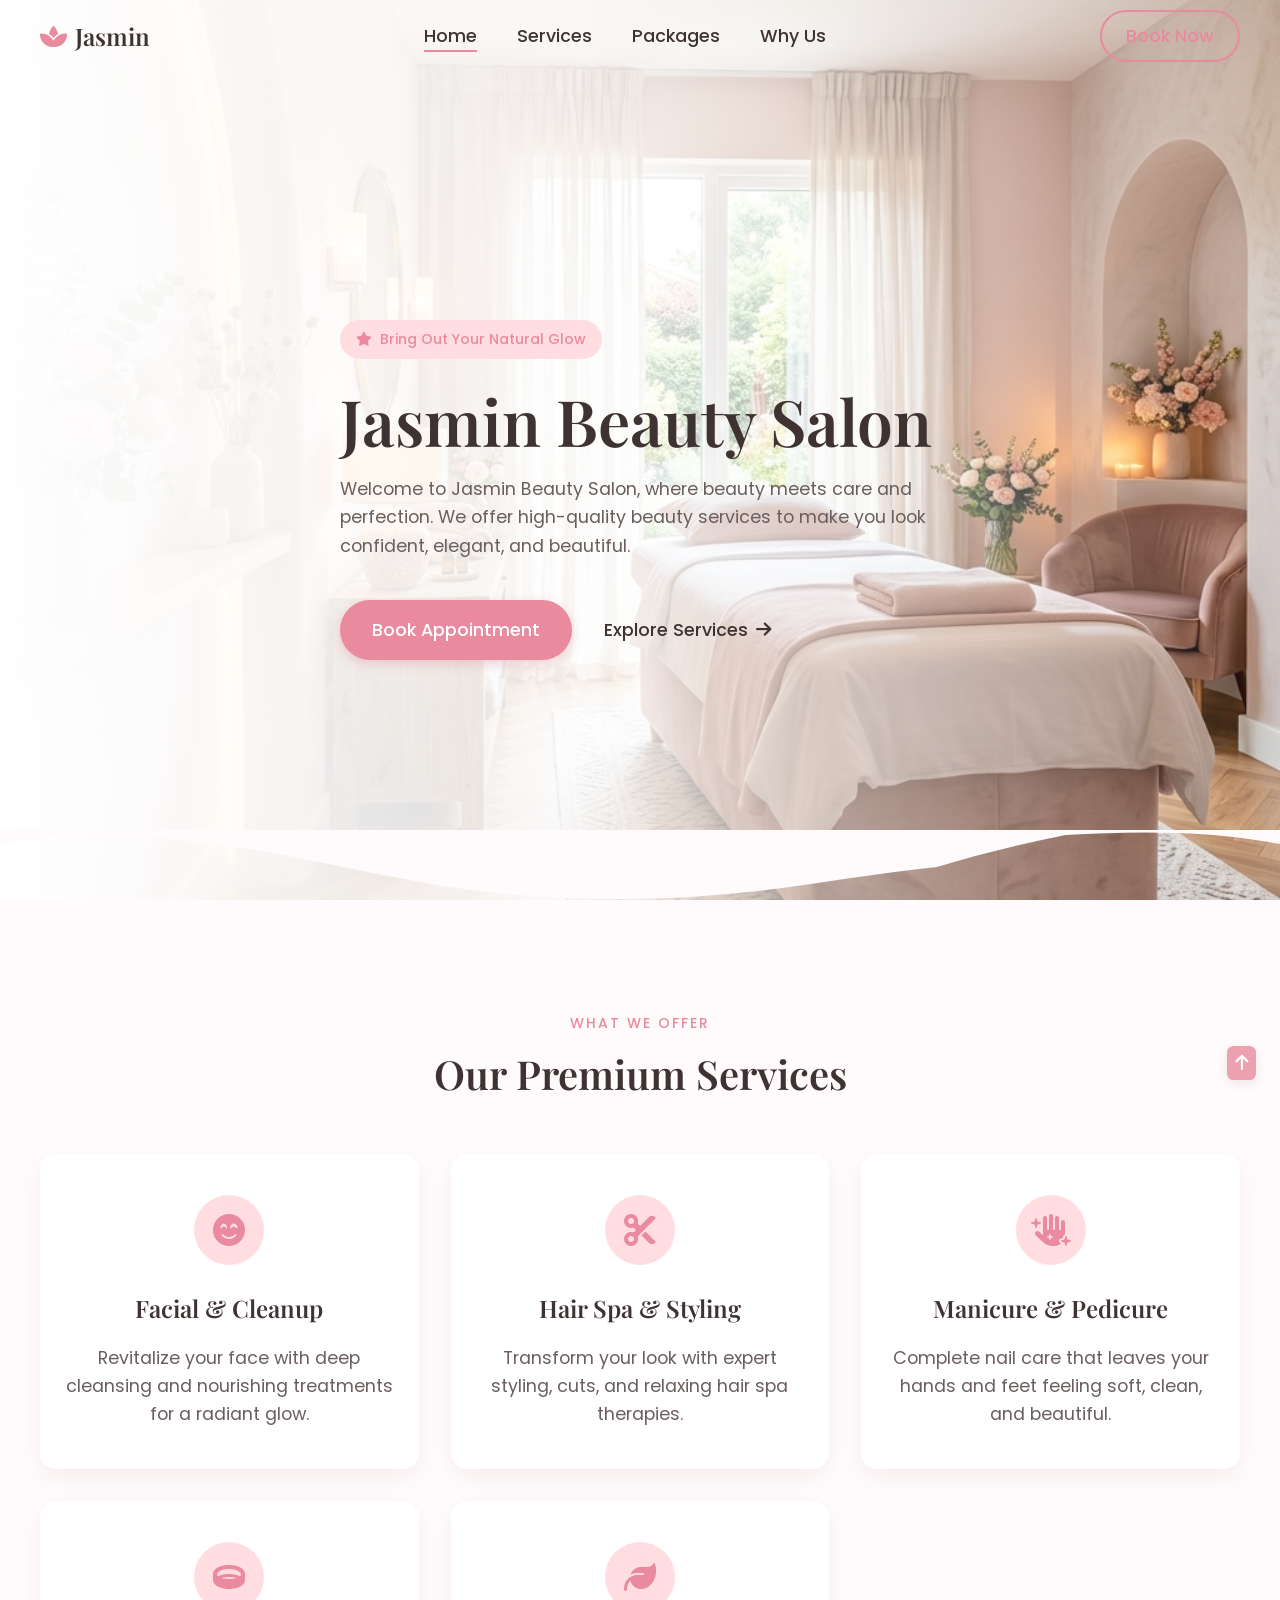
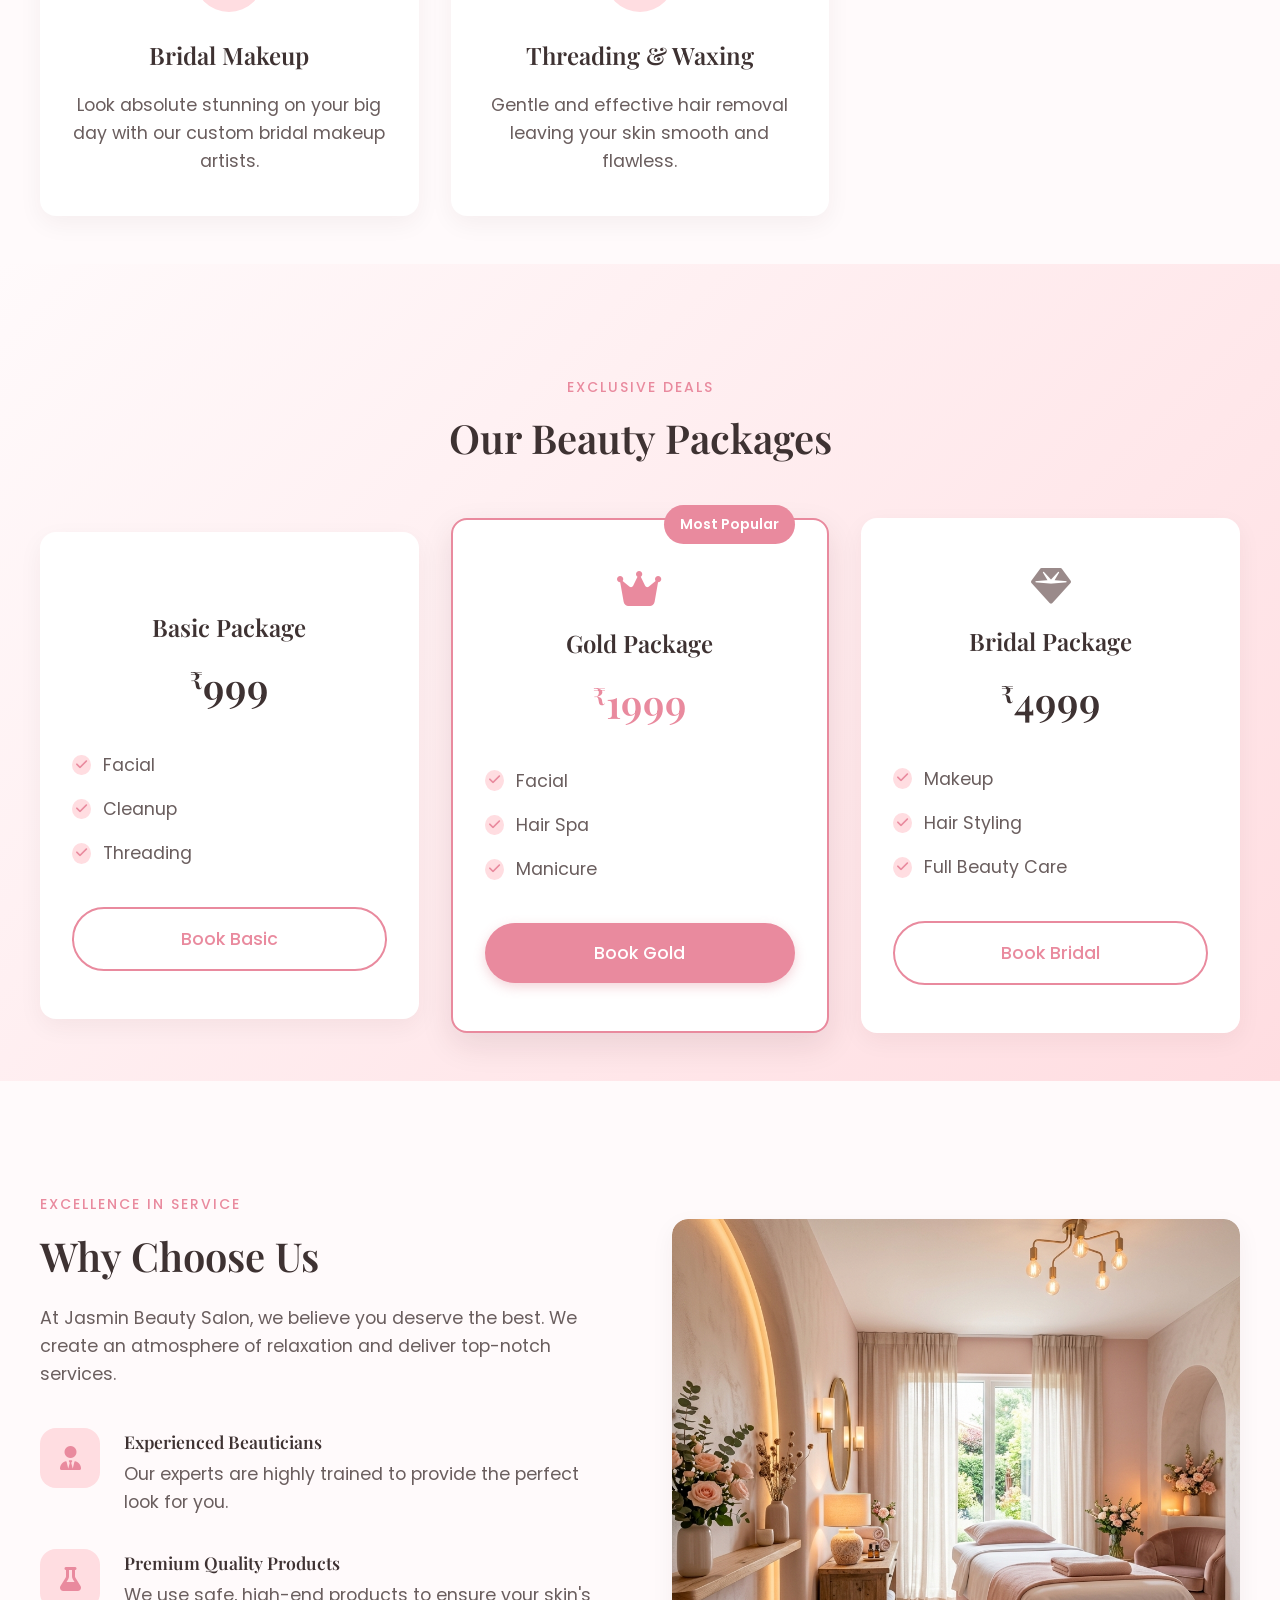
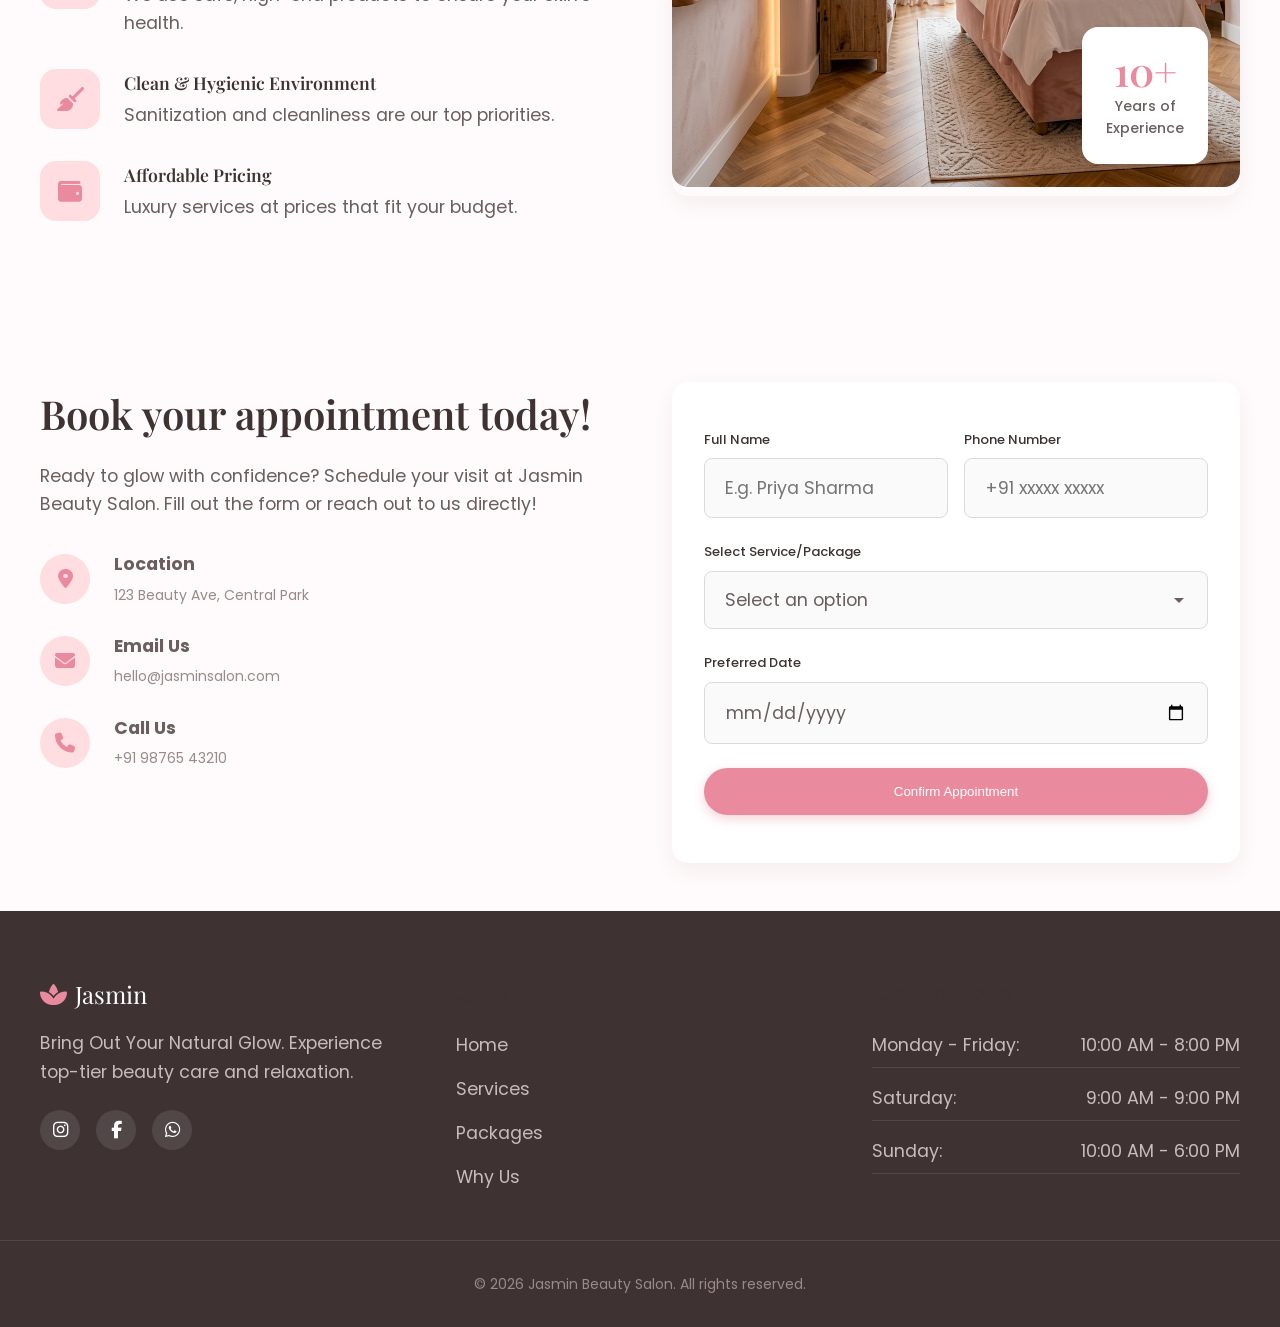
<file: Salon/index.html>
<!DOCTYPE html>
<html lang="en">
<head>
    <meta charset="UTF-8">
    <meta name="viewport" content="width=device-width, initial-scale=1.0">
    <title>Jasmin Beauty Salon | Bring Out Your Natural Glow</title>
    <meta name="description" content="Welcome to Jasmin Beauty Salon, where beauty meets care and perfection. We offer high-quality beauty services.">
    <!-- Google Fonts -->
    <link rel="preconnect" href="https://fonts.googleapis.com">
    <link rel="preconnect" href="https://fonts.gstatic.com" crossorigin>
    <link href="https://fonts.googleapis.com/css2?family=Playfair+Display:ital,wght@0,400;0,600;0,700;1,400&family=Poppins:wght@300;400;500;600&display=swap" rel="stylesheet">
    <!-- Font Awesome -->
    <link rel="stylesheet" href="https://cdnjs.cloudflare.com/ajax/libs/font-awesome/6.4.0/css/all.min.css">
    <!-- Custom CSS -->
    <link rel="stylesheet" href="style.css">
</head>
<body>
    <!-- Navbar -->
    <header class="header" id="header">
        <div class="container nav-container">
            <a href="#" class="logo">
                <i class="fa-solid fa-spa"></i> Jasmin
            </a>
            <nav class="nav-menu" id="nav-menu">
                <ul class="nav-list">
                    <li class="nav-item"><a href="#home" class="nav-link active-link">Home</a></li>
                    <li class="nav-item"><a href="#services" class="nav-link">Services</a></li>
                    <li class="nav-item"><a href="#packages" class="nav-link">Packages</a></li>
                    <li class="nav-item"><a href="#why-us" class="nav-link">Why Us</a></li>
                </ul>
                <div class="nav-close" id="nav-close">
                    <i class="fa-solid fa-xmark"></i>
                </div>
            </nav>
            <div class="nav-actions">
                <a href="#contact" class="btn btn-outline" id="header-btn">Book Now</a>
                <div class="nav-toggle" id="nav-toggle">
                    <i class="fa-solid fa-bars"></i>
                </div>
            </div>
        </div>
    </header>

    <main class="main">
        <!-- Hero Section -->
        <section class="hero" id="home">
            <div class="hero-bg"></div>
            <div class="hero-overlay"></div>
            <div class="container hero-container grid">
                <div class="hero-data fade-up">
                    <span class="hero-badge"><i class="fa-solid fa-star"></i> Bring Out Your Natural Glow</span>
                    <h1 class="hero-title">Jasmin Beauty Salon</h1>
                    <p class="hero-description">
                        Welcome to Jasmin Beauty Salon, where beauty meets care and perfection. 
                        We offer high-quality beauty services to make you look confident, elegant, and beautiful.
                    </p>
                    <div class="hero-buttons">
                        <a href="#contact" class="btn btn-primary">Book Appointment</a>
                        <a href="#services" class="btn-link">Explore Services <i class="fa-solid fa-arrow-right"></i></a>
                    </div>
                </div>
            </div>
            <!-- Decorative wave -->
            <div class="custom-shape-divider-bottom-1688029519">
                <svg data-name="Layer 1" xmlns="http://www.w3.org/2000/svg" viewBox="0 0 1200 120" preserveAspectRatio="none">
                    <path d="M321.39,56.44c58-10.79,114.16-30.13,172-41.86,82.39-16.72,168.19-17.73,250.45-.39C823.78,31,906.67,72,985.66,92.83c70.05,18.48,146.53,26.09,214.34,3V120H0V95.8C59.71,118.08,130.83,119.5,200.72,111.4A841.07,841.07,0,0,0,321.39,56.44Z" class="shape-fill"></path>
                </svg>
            </div>
        </section>

        <!-- Services Section -->
        <section class="services section" id="services">
            <div class="container">
                <div class="section-title-wrap fade-up">
                    <span class="section-subtitle">What We Offer</span>
                    <h2 class="section-title">Our Premium Services</h2>
                </div>
                
                <div class="services-container grid">
                    <div class="service-card fade-up">
                        <div class="service-icon"><i class="fa-solid fa-face-smile-beam"></i></div>
                        <h3 class="service-title">Facial & Cleanup</h3>
                        <p class="service-desc">Revitalize your face with deep cleansing and nourishing treatments for a radiant glow.</p>
                    </div>

                    <div class="service-card fade-up">
                        <div class="service-icon"><i class="fa-solid fa-scissors"></i></div>
                        <h3 class="service-title">Hair Spa & Styling</h3>
                        <p class="service-desc">Transform your look with expert styling, cuts, and relaxing hair spa therapies.</p>
                    </div>

                    <div class="service-card fade-up">
                        <div class="service-icon"><i class="fa-solid fa-hand-sparkles"></i></div>
                        <h3 class="service-title">Manicure & Pedicure</h3>
                        <p class="service-desc">Complete nail care that leaves your hands and feet feeling soft, clean, and beautiful.</p>
                    </div>

                    <div class="service-card fade-up">
                        <div class="service-icon"><i class="fa-solid fa-ring"></i></div>
                        <h3 class="service-title">Bridal Makeup</h3>
                        <p class="service-desc">Look absolute stunning on your big day with our custom bridal makeup artists.</p>
                    </div>

                    <div class="service-card fade-up">
                        <div class="service-icon"><i class="fa-solid fa-leaf"></i></div>
                        <h3 class="service-title">Threading & Waxing</h3>
                        <p class="service-desc">Gentle and effective hair removal leaving your skin smooth and flawless.</p>
                    </div>
                </div>
            </div>
        </section>

        <!-- Packages Section -->
        <section class="packages section bg-light" id="packages">
            <div class="container">
                <div class="section-title-wrap text-center fade-up">
                    <span class="section-subtitle">Exclusive Deals</span>
                    <h2 class="section-title">Our Beauty Packages</h2>
                </div>

                <div class="pricing-container grid">
                    <!-- Basic -->
                    <div class="pricing-card fade-up">
                        <div class="pricing-header">
                            <i class="fa-solid fa-sparkles pricing-icon"></i>
                            <h3 class="pricing-title">Basic Package</h3>
                            <div class="pricing-price">
                                <span class="currency">₹</span>999
                            </div>
                        </div>
                        <ul class="pricing-features">
                            <li class="feature-item"><i class="fa-solid fa-check feature-icon"></i> Facial</li>
                            <li class="feature-item"><i class="fa-solid fa-check feature-icon"></i> Cleanup</li>
                            <li class="feature-item"><i class="fa-solid fa-check feature-icon"></i> Threading</li>
                        </ul>
                        <a href="#contact" class="btn btn-outline w-full text-center">Book Basic</a>
                    </div>

                    <!-- Gold -->
                    <div class="pricing-card popular fade-up">
                        <span class="popular-badge">Most Popular</span>
                        <div class="pricing-header">
                            <i class="fa-solid fa-crown pricing-icon text-primary"></i>
                            <h3 class="pricing-title">Gold Package</h3>
                            <div class="pricing-price text-primary">
                                <span class="currency">₹</span>1999
                            </div>
                        </div>
                        <ul class="pricing-features">
                            <li class="feature-item"><i class="fa-solid fa-check feature-icon"></i> Facial</li>
                            <li class="feature-item"><i class="fa-solid fa-check feature-icon"></i> Hair Spa</li>
                            <li class="feature-item"><i class="fa-solid fa-check feature-icon"></i> Manicure</li>
                        </ul>
                        <a href="#contact" class="btn btn-primary w-full text-center">Book Gold</a>
                    </div>

                    <!-- Bridal -->
                    <div class="pricing-card fade-up">
                        <div class="pricing-header">
                            <i class="fa-solid fa-gem pricing-icon"></i>
                            <h3 class="pricing-title">Bridal Package</h3>
                            <div class="pricing-price">
                                <span class="currency">₹</span>4999
                            </div>
                        </div>
                        <ul class="pricing-features">
                            <li class="feature-item"><i class="fa-solid fa-check feature-icon"></i> Makeup</li>
                            <li class="feature-item"><i class="fa-solid fa-check feature-icon"></i> Hair Styling</li>
                            <li class="feature-item"><i class="fa-solid fa-check feature-icon"></i> Full Beauty Care</li>
                        </ul>
                        <a href="#contact" class="btn btn-outline w-full text-center">Book Bridal</a>
                    </div>
                </div>
            </div>
        </section>

        <!-- Why Choose Us Section -->
        <section class="why-us section" id="why-us">
            <div class="container why-us-container grid">
                <div class="why-us-data fade-up">
                    <span class="section-subtitle">Excellence in Service</span>
                    <h2 class="section-title">Why Choose Us</h2>
                    <p class="why-us-description">
                        At Jasmin Beauty Salon, we believe you deserve the best. We create an atmosphere of relaxation and deliver top-notch services.
                    </p>
                    
                    <div class="why-us-list">
                        <div class="why-us-item">
                            <div class="why-us-icon"><i class="fa-solid fa-user-tie"></i></div>
                            <div>
                                <h3 class="why-us-item-title">Experienced Beauticians</h3>
                                <p class="why-us-item-desc">Our experts are highly trained to provide the perfect look for you.</p>
                            </div>
                        </div>
                        <div class="why-us-item">
                            <div class="why-us-icon"><i class="fa-solid fa-flask"></i></div>
                            <div>
                                <h3 class="why-us-item-title">Premium Quality Products</h3>
                                <p class="why-us-item-desc">We use safe, high-end products to ensure your skin's health.</p>
                            </div>
                        </div>
                        <div class="why-us-item">
                            <div class="why-us-icon"><i class="fa-solid fa-broom"></i></div>
                            <div>
                                <h3 class="why-us-item-title">Clean & Hygienic Environment</h3>
                                <p class="why-us-item-desc">Sanitization and cleanliness are our top priorities.</p>
                            </div>
                        </div>
                        <div class="why-us-item">
                            <div class="why-us-icon"><i class="fa-solid fa-wallet"></i></div>
                            <div>
                                <h3 class="why-us-item-title">Affordable Pricing</h3>
                                <p class="why-us-item-desc">Luxury services at prices that fit your budget.</p>
                            </div>
                        </div>
                    </div>
                </div>

                <div class="why-us-images fade-up">
                    <div class="why-us-img-card">
                        <img src="hero_bg.png" alt="Beauty Parlor Interior" class="why-us-img">
                        <div class="why-us-experience">
                            <span class="number">10+</span>
                            <span class="text">Years of<br>Experience</span>
                        </div>
                    </div>
                </div>
            </div>
        </section>

        <!-- Contact / CTA Section -->
        <section class="contact section" id="contact">
            <div class="container">
                <div class="contact-container grid fade-up">
                    <div class="contact-data">
                        <h2 class="section-title">Book your appointment today!</h2>
                        <p class="contact-description">
                            Ready to glow with confidence? Schedule your visit at Jasmin Beauty Salon. Fill out the form or reach out to us directly!
                        </p>
                        
                        <div class="contact-info">
                            <div class="contact-info-item">
                                <i class="fa-solid fa-location-dot contact-info-icon"></i>
                                <div>
                                    <h4 class="contact-info-title">Location</h4>
                                    <span class="contact-info-text">123 Beauty Ave, Central Park</span>
                                </div>
                            </div>
                            <div class="contact-info-item">
                                <i class="fa-solid fa-envelope contact-info-icon"></i>
                                <div>
                                    <h4 class="contact-info-title">Email Us</h4>
                                    <span class="contact-info-text">hello@jasminsalon.com</span>
                                </div>
                            </div>
                            <div class="contact-info-item">
                                <i class="fa-solid fa-phone contact-info-icon"></i>
                                <div>
                                    <h4 class="contact-info-title">Call Us</h4>
                                    <span class="contact-info-text">+91 98765 43210</span>
                                </div>
                            </div>
                        </div>
                    </div>

                    <div class="contact-form-container">
                        <form action="" class="contact-form">
                            <div class="form-group grid">
                                <div class="input-box">
                                    <label for="name" class="input-label">Full Name</label>
                                    <input type="text" id="name" class="input-field" placeholder="E.g. Priya Sharma" required>
                                </div>
                                <div class="input-box">
                                    <label for="phone" class="input-label">Phone Number</label>
                                    <input type="tel" id="phone" class="input-field" placeholder="+91 xxxxx xxxxx" required>
                                </div>
                            </div>
                            <div class="input-box">
                                <label for="service" class="input-label">Select Service/Package</label>
                                <select id="service" class="input-field" required>
                                    <option value="" disabled selected>Select an option</option>
                                    <option value="basic">Basic Package (₹999)</option>
                                    <option value="gold">Gold Package (₹1999)</option>
                                    <option value="bridal">Bridal Package (₹4999)</option>
                                    <option value="facial">Facial & Cleanup</option>
                                    <option value="hair">Hair Spa & Styling</option>
                                </select>
                            </div>
                            <div class="input-box">
                                <label for="date" class="input-label">Preferred Date</label>
                                <input type="date" id="date" class="input-field" required>
                            </div>
                            <button type="button" onclick="alert('Thank you for booking! We will contact you soon.')" class="btn btn-primary w-full">Confirm Appointment</button>
                        </form>
                    </div>
                </div>
            </div>
        </section>
    </main>

    <!-- Footer -->
    <footer class="footer">
        <div class="container footer-container grid">
            <div class="footer-content">
                <a href="#" class="footer-logo">
                    <i class="fa-solid fa-spa"></i> Jasmin
                </a>
                <p class="footer-description">
                    Bring Out Your Natural Glow. Experience top-tier beauty care and relaxation.
                </p>
                <div class="footer-social">
                    <a href="#" class="footer-social-link"><i class="fa-brands fa-instagram"></i></a>
                    <a href="#" class="footer-social-link"><i class="fa-brands fa-facebook-f"></i></a>
                    <a href="#" class="footer-social-link"><i class="fa-brands fa-whatsapp"></i></a>
                </div>
            </div>

            <div class="footer-content">
                <h3 class="footer-title">Quick Links</h3>
                <ul class="footer-links">
                    <li><a href="#home" class="footer-link">Home</a></li>
                    <li><a href="#services" class="footer-link">Services</a></li>
                    <li><a href="#packages" class="footer-link">Packages</a></li>
                    <li><a href="#why-us" class="footer-link">Why Us</a></li>
                </ul>
            </div>

            <div class="footer-content">
                <h3 class="footer-title">Opening Hours</h3>
                <ul class="footer-hours">
                    <li>Monday - Friday: <span>10:00 AM - 8:00 PM</span></li>
                    <li>Saturday: <span>9:00 AM - 9:00 PM</span></li>
                    <li>Sunday: <span>10:00 AM - 6:00 PM</span></li>
                </ul>
            </div>
        </div>
        <div class="footer-bottom">
            <p class="footer-copy">&#169; 2026 Jasmin Beauty Salon. All rights reserved.</p>
        </div>
    </footer>

    <!-- Scroll Up -->
    <a href="#home" class="scrollup" id="scroll-up">
        <i class="fa-solid fa-arrow-up"></i>
    </a>

    <!-- Custom JS -->
    <script src="script.js"></script>
</body>
</html>
</file>
<file: Salon/style.css>
/* =============== GOOGLE FONTS =============== */
@import url('https://fonts.googleapis.com/css2?family=Playfair+Display:ital,wght@0,400;0,600;0,700;1,400&family=Poppins:wght@300;400;500;600&display=swap');

/* =============== VARIABLES CSS =============== */
:root {
  /* Colors */
  --primary-color: #f7a8b8; /* Soft pink */
  --primary-color-alt: #e98a9e;
  --secondary-color: #ffdde1;
  --title-color: #3e3232;
  --text-color: #6a5e5e;
  --text-color-light: #9a8a8a;
  --body-color: #fffafb;
  --container-color: #ffffff;
  
  /* Font and typography */
  --body-font: 'Poppins', sans-serif;
  --title-font: 'Playfair Display', serif;
  
  --h1-font-size: 2.5rem;
  --h2-font-size: 2rem;
  --h3-font-size: 1.25rem;
  --normal-font-size: 1rem;
  --small-font-size: .875rem;
  --smaller-font-size: .813rem;

  /* Font weight */
  --font-light: 300;
  --font-regular: 400;
  --font-medium: 500;
  --font-bold: 600;

  /* Z index */
  --z-tooltip: 10;
  --z-fixed: 100;

  /* Borders / Shadows */
  --border-radius: 1rem;
  --box-shadow: 0 8px 24px hsla(350, 40%, 15%, 0.05);
}

@media screen and (min-width: 968px) {
  :root {
    --h1-font-size: 4rem;
    --h2-font-size: 2.5rem;
    --h3-font-size: 1.5rem;
    --normal-font-size: 1.1rem;
  }
}

/* =============== BASE =============== */
* {
  margin: 0;
  padding: 0;
  box-sizing: border-box;
}

html {
  scroll-behavior: smooth;
}

body {
  font-family: var(--body-font);
  font-size: var(--normal-font-size);
  background-color: var(--body-color);
  color: var(--text-color);
  line-height: 1.6;
}

h1, h2, h3 {
  font-family: var(--title-font);
  color: var(--title-color);
  font-weight: var(--font-bold);
}

ul {
  list-style: none;
}

a {
  text-decoration: none;
}

img {
  max-width: 100%;
  height: auto;
  border-radius: var(--border-radius);
}

/* =============== REUSABLE CSS CLASSES =============== */
.container {
  max-width: 1200px;
  margin-left: 1.5rem;
  margin-right: 1.5rem;
}

.grid {
  display: grid;
  gap: 2rem;
}

.section {
  padding: 5rem 0 2rem;
}

.section-title-wrap {
  text-align: center;
  margin-bottom: 3rem;
}

.section-subtitle {
  display: block;
  font-size: var(--small-font-size);
  font-weight: var(--font-medium);
  color: var(--primary-color-alt);
  text-transform: uppercase;
  letter-spacing: 2px;
  margin-bottom: .5rem;
}

.section-title {
  font-size: var(--h2-font-size);
  color: var(--title-color);
  margin-bottom: 1rem;
}

.bg-light {
  background-color: var(--secondary-color);
  background-image: linear-gradient(135deg, #fffafb 0%, #ffdde1 100%);
}

.btn {
  display: inline-block;
  padding: 1rem 2rem;
  border-radius: 3rem;
  font-weight: var(--font-medium);
  transition: .3s;
  cursor: pointer;
  border: none;
}

.btn-primary {
  background-color: var(--primary-color-alt);
  color: #fff;
  box-shadow: 0 4px 12px hsla(350, 60%, 65%, 0.3);
}

.btn-primary:hover {
  background-color: var(--primary-color);
  transform: translateY(-3px);
  box-shadow: 0 6px 16px hsla(350, 60%, 65%, 0.4);
}

.btn-outline {
  background-color: transparent;
  color: var(--primary-color-alt);
  border: 2px solid var(--primary-color-alt);
}

.btn-outline:hover {
  background-color: var(--primary-color-alt);
  color: #fff;
}

.btn-link {
  display: inline-flex;
  align-items: center;
  gap: .5rem;
  color: var(--title-color);
  font-weight: var(--font-medium);
  transition: .3s;
}

.btn-link:hover {
  color: var(--primary-color-alt);
  transform: translateX(5px);
}

.w-full {
  width: 100%;
}

.text-center {
  text-align: center;
}

.text-primary {
  color: var(--primary-color-alt) !important;
}

/* =============== HEADER & NAV =============== */
.header {
  position: fixed;
  top: 0;
  left: 0;
  width: 100%;
  background-color: transparent;
  z-index: var(--z-fixed);
  transition: .4s;
}

.header.scroll-header {
  background-color: rgba(255, 255, 255, 0.95);
  box-shadow: 0 2px 16px hsla(350, 40%, 15%, 0.1);
  backdrop-filter: blur(10px);
}

.nav-container {
  display: flex;
  justify-content: space-between;
  align-items: center;
  height: 4.5rem;
}

.logo {
  color: var(--title-color);
  font-family: var(--title-font);
  font-weight: var(--font-bold);
  font-size: 1.5rem;
  display: flex;
  align-items: center;
  gap: .5rem;
  transition: .3s;
}

.logo i {
  color: var(--primary-color-alt);
}

.nav-list {
  display: flex;
  flex-direction: column;
  gap: 2rem;
}

.nav-link {
  color: var(--title-color);
  font-weight: var(--font-medium);
  transition: .3s;
  position: relative;
}

.nav-link::after {
  content: '';
  position: absolute;
  width: 0;
  height: 2px;
  background-color: var(--primary-color-alt);
  left: 0;
  bottom: -4px;
  transition: .3s;
}

.nav-link:hover::after, .active-link::after {
  width: 100%;
}

.nav-link:hover {
  color: var(--primary-color-alt);
}

.nav-close, .nav-toggle {
  display: none;
  font-size: 1.5rem;
  color: var(--title-color);
  cursor: pointer;
}

.nav-actions {
  display: flex;
  align-items: center;
  gap: 1rem;
}

#header-btn {
  padding: .6rem 1.5rem;
}

/* Base Responsive for Nav */
@media screen and (max-width: 767px) {
  .nav-menu {
    position: fixed;
    top: -100%;
    left: 0;
    width: 100%;
    background-color: var(--container-color);
    padding: 4rem 0 3rem;
    box-shadow: 0 4px 16px hsla(350, 40%, 15%, 0.1);
    transition: .4s;
    text-align: center;
  }
  
  .show-menu {
    top: 0;
  }

  .nav-close {
    display: block;
    position: absolute;
    top: 1.5rem;
    right: 1.5rem;
  }

  .nav-toggle {
    display: block;
  }
}

@media screen and (min-width: 768px) {
  .nav-list {
    flex-direction: row;
    column-gap: 2.5rem;
  }
  #header-btn {
    display: inline-block;
  }
}

/* =============== HERO =============== */
.hero {
  position: relative;
  height: 100vh;
  min-height: 600px;
  display: flex;
  align-items: center;
  padding-top: 4.5rem;
  overflow: hidden;
}

.hero-bg, .hero-overlay {
  position: absolute;
  top: 0;
  left: 0;
  width: 100%;
  height: 100%;
}

.hero-bg {
  background-image: url('hero_bg.png');
  background-size: cover;
  background-position: center;
  background-attachment: fixed;
  z-index: -2;
}

.hero-overlay {
  background: linear-gradient(90deg, rgba(255,255,255,0.95) 0%, rgba(255,255,255,0.8) 50%, rgba(255,255,255,0.4) 100%);
  z-index: -1;
}

.hero-container {
  position: relative;
  z-index: 1;
}

.hero-data {
  max-width: 600px;
}

.hero-badge {
  display: inline-block;
  padding: .5rem 1rem;
  background-color: var(--secondary-color);
  color: var(--primary-color-alt);
  border-radius: 2rem;
  font-size: var(--small-font-size);
  font-weight: var(--font-medium);
  margin-bottom: 1.5rem;
  display: inline-flex;
  align-items: center;
  gap: .5rem;
}

.hero-title {
  font-size: var(--h1-font-size);
  margin-bottom: 1rem;
  line-height: 1.2;
}

.hero-description {
  margin-bottom: 2.5rem;
  font-size: 1.1rem;
  color: var(--text-color);
}

.hero-buttons {
  display: flex;
  align-items: center;
  gap: 2rem;
  flex-wrap: wrap;
}

/* Wave */
.custom-shape-divider-bottom-1688029519 {
  position: absolute;
  bottom: 0;
  left: 0;
  width: 100%;
  overflow: hidden;
  line-height: 0;
  transform: rotate(180deg);
}

.custom-shape-divider-bottom-1688029519 svg {
  position: relative;
  display: block;
  width: calc(100% + 1.3px);
  height: 70px;
}

.custom-shape-divider-bottom-1688029519 .shape-fill {
  fill: var(--body-color);
}

/* =============== SERVICES =============== */
.services-container {
  grid-template-columns: repeat(auto-fit, minmax(280px, 1fr));
}

.service-card {
  background-color: var(--container-color);
  padding: 2.5rem 1.5rem;
  border-radius: var(--border-radius);
  box-shadow: var(--box-shadow);
  text-align: center;
  transition: .3s;
  position: relative;
  overflow: hidden;
  border: 1px solid transparent;
}

.service-card::before {
  content: '';
  position: absolute;
  top: 0;
  left: 0;
  width: 100%;
  height: 4px;
  background-color: var(--primary-color-alt);
  transform: scaleX(0);
  transition: .4s;
  transform-origin: left;
}

.service-card:hover {
  transform: translateY(-5px);
  border-color: rgba(233, 138, 158, 0.2);
  box-shadow: 0 12px 32px hsla(350, 40%, 15%, 0.1);
}

.service-card:hover::before {
  transform: scaleX(1);
}

.service-icon {
  width: 70px;
  height: 70px;
  background-color: var(--secondary-color);
  color: var(--primary-color-alt);
  border-radius: 50%;
  display: grid;
  place-items: center;
  font-size: 2rem;
  margin: 0 auto 1.5rem;
  transition: .4s;
}

.service-card:hover .service-icon {
  background-color: var(--primary-color-alt);
  color: #fff;
  transform: rotateY(180deg);
}

.service-title {
  font-size: var(--h3-font-size);
  margin-bottom: 1rem;
}

/* =============== PACKAGES =============== */
.pricing-container {
  grid-template-columns: repeat(auto-fit, minmax(300px, 1fr));
  align-items: center;
}

.pricing-card {
  background-color: var(--container-color);
  padding: 3rem 2rem;
  border-radius: var(--border-radius);
  box-shadow: var(--box-shadow);
  position: relative;
  transition: .3s;
}

.pricing-card.popular {
  transform: scale(1.05);
  border: 2px solid var(--primary-color-alt);
  box-shadow: 0 12px 32px hsla(350, 40%, 15%, 0.1);
}

.popular-badge {
  position: absolute;
  top: -15px;
  right: 2rem;
  background-color: var(--primary-color-alt);
  color: #fff;
  padding: .5rem 1rem;
  border-radius: 2rem;
  font-size: var(--small-font-size);
  font-weight: var(--font-bold);
}

.pricing-header {
  text-align: center;
  margin-bottom: 2rem;
}

.pricing-icon {
  font-size: 2.5rem;
  color: var(--text-color-light);
  margin-bottom: 1rem;
}

.pricing-title {
  font-size: var(--h3-font-size);
  margin-bottom: .5rem;
}

.pricing-price {
  font-size: 2.5rem;
  font-family: var(--title-font);
  font-weight: var(--font-bold);
  color: var(--title-color);
}

.pricing-price .currency {
  font-size: 1.5rem;
  vertical-align: super;
}

.pricing-features {
  margin-bottom: 2.5rem;
}

.feature-item {
  display: flex;
  align-items: center;
  gap: .75rem;
  margin-bottom: 1rem;
  color: var(--text-color);
}

.feature-icon {
  color: var(--primary-color-alt);
  background-color: var(--secondary-color);
  padding: 4px;
  border-radius: 50%;
  font-size: .8rem;
}

/* =============== WHY CHOOSE US =============== */
.why-us-container {
  grid-template-columns: repeat(auto-fit, minmax(320px, 1fr));
  align-items: center;
  gap: 4rem;
}

.why-us-description {
  margin-bottom: 2.5rem;
}

.why-us-list {
  display: flex;
  flex-direction: column;
  gap: 2rem;
}

.why-us-item {
  display: flex;
  gap: 1.5rem;
}

.why-us-icon {
  width: 60px;
  height: 60px;
  flex-shrink: 0;
  background-color: var(--secondary-color);
  color: var(--primary-color-alt);
  border-radius: var(--border-radius);
  display: grid;
  place-items: center;
  font-size: 1.5rem;
}

.why-us-item-title {
  font-size: 1.1rem;
  margin-bottom: .25rem;
}

.why-us-images {
  position: relative;
}

.why-us-img-card {
  position: relative;
  width: 100%;
  border-radius: var(--border-radius);
  overflow: hidden;
  box-shadow: var(--box-shadow);
}

.why-us-img {
  width: 100%;
  height: 100%;
  object-fit: cover;
  transition: transform .5s;
}

.why-us-img-card:hover .why-us-img {
  transform: scale(1.05);
}

.why-us-experience {
  position: absolute;
  bottom: 2rem;
  right: 2rem;
  background-color: #fff;
  padding: 1.5rem;
  border-radius: var(--border-radius);
  box-shadow: var(--box-shadow);
  text-align: center;
  display: flex;
  flex-direction: column;
  gap: .25rem;
}

.why-us-experience .number {
  font-family: var(--title-font);
  font-size: 2.5rem;
  font-weight: var(--font-bold);
  color: var(--primary-color-alt);
  line-height: 1;
}

.why-us-experience .text {
  font-size: var(--small-font-size);
  font-weight: var(--font-medium);
  color: var(--text-color);
}

/* =============== CONTACT =============== */
.contact-container {
  grid-template-columns: repeat(auto-fit, minmax(320px, 1fr));
  gap: 4rem;
}

.contact-info {
  margin-top: 2rem;
  display: flex;
  flex-direction: column;
  gap: 1.5rem;
}

.contact-info-item {
  display: flex;
  align-items: center;
  gap: 1.5rem;
}

.contact-info-icon {
  width: 50px;
  height: 50px;
  background-color: var(--secondary-color);
  color: var(--primary-color-alt);
  border-radius: 50%;
  display: grid;
  place-items: center;
  font-size: 1.25rem;
  flex-shrink: 0;
}

.contact-info-title {
  font-size: var(--normal-font-size);
  margin-bottom: .1rem;
}

.contact-info-text {
  color: var(--text-color-light);
  font-size: var(--small-font-size);
}

.contact-form-container {
  background-color: var(--container-color);
  padding: 3rem 2rem;
  border-radius: var(--border-radius);
  box-shadow: var(--box-shadow);
}

.contact-form {
  display: flex;
  flex-direction: column;
  gap: 1.5rem;
}

.form-group.grid {
  grid-template-columns: repeat(2, 1fr);
  gap: 1rem;
}

.input-box {
  position: relative;
}

.input-label {
  display: block;
  font-size: var(--smaller-font-size);
  color: var(--title-color);
  margin-bottom: .5rem;
  font-weight: var(--font-medium);
}

.input-field {
  width: 100%;
  padding: 1rem 1.25rem;
  border-radius: .5rem;
  border: 1px solid #e0d8d8;
  background-color: #fafafa;
  color: var(--text-color);
  font-family: var(--body-font);
  font-size: var(--normal-font-size);
  transition: .3s;
}

.input-field:focus {
  outline: none;
  border-color: var(--primary-color-alt);
  background-color: #fff;
  box-shadow: 0 0 0 4px rgba(233, 138, 158, 0.1);
}

select.input-field {
  appearance: none;
  cursor: pointer;
  background-image: url("data:image/svg+xml,%3Csvg xmlns='http://www.w3.org/2000/svg' viewBox='0 0 24 24' width='24' height='24' color='%236a5e5e'%3E%3Cpath d='M7 10l5 5 5-5z' fill='currentColor'/%3E%3C/svg%3E");
  background-repeat: no-repeat;
  background-position: right 1rem center;
}

/* =============== FOOTER =============== */
.footer {
  background-color: var(--title-color);
  color: #fff;
  padding: 4rem 0 2rem;
}

.footer-container {
  grid-template-columns: repeat(auto-fit, minmax(250px, 1fr));
  gap: 3rem;
  margin-bottom: 3rem;
}

.footer-logo {
  color: #fff;
  font-family: var(--title-font);
  font-size: 1.5rem;
  display: flex;
  align-items: center;
  gap: .5rem;
  margin-bottom: 1rem;
}

.footer-logo i {
  color: var(--primary-color-alt);
}

.footer-description {
  color: #c7bbbb;
  margin-bottom: 1.5rem;
}

.footer-social {
  display: flex;
  gap: 1rem;
}

.footer-social-link {
  width: 40px;
  height: 40px;
  background-color: rgba(255,255,255,0.1);
  color: #fff;
  border-radius: 50%;
  display: grid;
  place-items: center;
  transition: .3s;
}

.footer-social-link:hover {
  background-color: var(--primary-color-alt);
  transform: translateY(-3px);
}

.footer-title {
  font-family: var(--title-font);
  font-size: 1.25rem;
  margin-bottom: 1.5rem;
}

.footer-links {
  display: flex;
  flex-direction: column;
  gap: 1rem;
}

.footer-link {
  color: #c7bbbb;
  transition: .3s;
}

.footer-link:hover {
  color: var(--primary-color-alt);
}

.footer-hours li {
  color: #c7bbbb;
  margin-bottom: 1rem;
  display: flex;
  justify-content: space-between;
  border-bottom: 1px solid rgba(255,255,255,0.1);
  padding-bottom: .5rem;
}

.footer-bottom {
  text-align: center;
  padding-top: 2rem;
  border-top: 1px solid rgba(255,255,255,0.1);
  color: #9a8a8a;
  font-size: var(--small-font-size);
}

/* =============== SCROLL UP =============== */
.scrollup {
  position: fixed;
  right: 1.5rem;
  bottom: -20%;
  background-color: var(--primary-color-alt);
  opacity: 0.8;
  color: #fff;
  padding: .5rem;
  border-radius: .4rem;
  display: flex;
  z-index: var(--z-tooltip);
  transition: .4s;
  box-shadow: 0 4px 12px hsla(350, 40%, 15%, 0.1);
}

.scrollup:hover {
  background-color: var(--primary-color);
  opacity: 1;
}

.show-scroll {
  bottom: 3rem;
}

/* =============== ANIMATIONS =============== */
.fade-up {
  opacity: 0;
  transform: translateY(30px);
  transition: opacity 0.8s ease, transform 0.8s ease;
}

.fade-up.visible {
  opacity: 1;
  transform: translateY(0);
}

/* =============== BREAKPOINTS =============== */
@media screen and (max-width: 576px) {
  .hero-title {
    font-size: 2.2rem;
  }
  .form-group.grid {
    grid-template-columns: 1fr;
  }
  .pricing-card.popular {
    transform: none;
  }
}

@media screen and (min-width: 968px) {
  .container {
    margin-left: auto;
    margin-right: auto;
  }
  .section {
    padding: 7rem 0 3rem;
  }
  .hero {
    padding-top: 5rem;
  }
  .hero-overlay {
    background: linear-gradient(90deg, rgba(255,255,255,1) 0%, rgba(255,255,255,0.85) 45%, rgba(255,255,255,0) 100%);
  }
}
</file>
